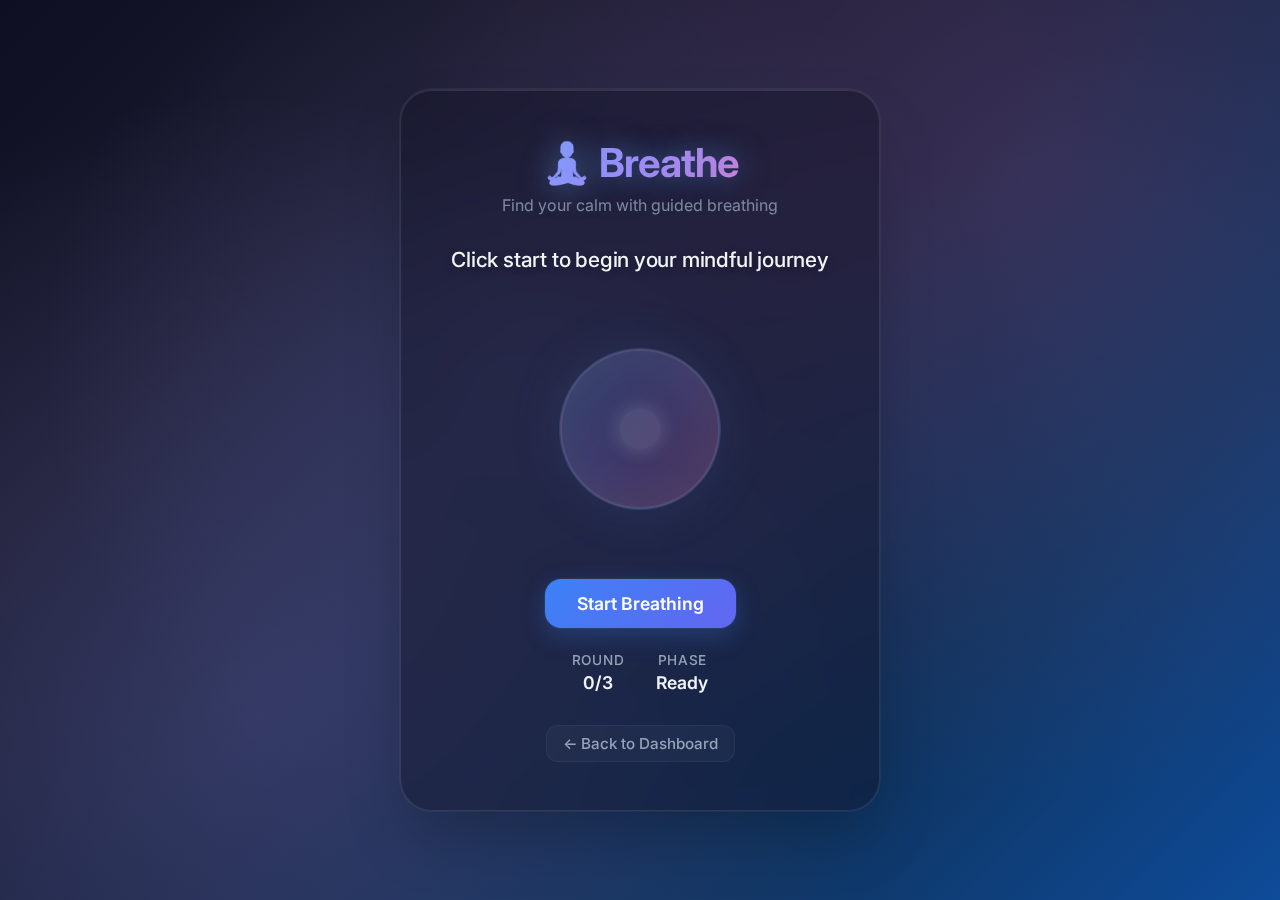
<file: breath.html>
<!DOCTYPE html>
<html lang="en">
<head>
  <meta charset="UTF-8" />
  <meta name="viewport" content="width=device-width, initial-scale=1.0"/>
  <title>Breathe - Mindful Breathing Exercise</title>
  <link rel="stylesheet" href="breath.css" />
</head>
<body>
  <div class="container">
    <h1>🧘‍♂️ Breathe</h1>
    <p class="subtitle">Find your calm with guided breathing</p>
    <p id="instruction">Click start to begin your mindful journey</p>
    
    <div class="circle-container">
      <div class="circle">
        <div class="inner-circle"></div>
      </div>
    </div>
    
    <div class="controls">
      <button id="start-btn" class="primary-btn">Start Breathing</button>
      
      <div class="stats">
        <div class="stat-item">
          <span class="stat-label">Round</span>
          <span id="round-counter" class="stat-value">0/3</span>
        </div>
        <div class="stat-item">
          <span class="stat-label">Phase</span>
          <span id="phase-indicator" class="stat-value">Ready</span>
        </div>
      </div>
    </div>
    
    <a href="index.html" id="back-btn" class="back-link">← Back to Dashboard</a>
  </div>

  <script>
    const instruction = document.getElementById('instruction');
    const circle = document.querySelector('.circle');
    const startBtn = document.getElementById('start-btn');
    const roundCounter = document.getElementById('round-counter');
    const phaseIndicator = document.getElementById('phase-indicator');
    
    const sequence = [
      { text: "Breathe in slowly... 🫁", phase: "Inhale", duration: 4000 },
      { text: "Hold your breath... ⏸️", phase: "Hold", duration: 2000 },
      { text: "Breathe out gently... 💨", phase: "Exhale", duration: 4000 },
      { text: "Pause and relax... 🤍", phase: "Rest", duration: 2000 }
    ];
    
    let isRunning = false;
    let currentTimeout;
    
    startBtn.addEventListener('click', () => {
      if (isRunning) {
        // Stop the exercise
        isRunning = false;
        clearTimeout(currentTimeout);
        instruction.textContent = "Exercise stopped. Click start to begin again.";
        startBtn.textContent = "Start Breathing";
        startBtn.classList.remove('stop-btn');
        circle.classList.remove("expand", "contract", "hold");
        phaseIndicator.textContent = "Stopped";
        roundCounter.textContent = "0/3";
        return;
      }
      
      isRunning = true;
      startBtn.classList.add('stop-btn');
      startBtn.textContent = "Stop";
      let round = 0;
      let step = 0;
      
      function runStep() {
        if (!isRunning) return;
        
        if (round >= 3) {
          instruction.textContent = "✨ Complete! You're centered and ready 💫";
          phaseIndicator.textContent = "Finished";
          startBtn.textContent = "Start Again";
          startBtn.classList.remove('stop-btn');
          circle.classList.remove("expand", "contract", "hold");
          isRunning = false;
          return;
        }
        
        const current = sequence[step];
        instruction.textContent = current.text;
        phaseIndicator.textContent = current.phase;
        roundCounter.textContent = `${round + 1}/3`;
        
        // Circle animations
        circle.classList.remove("expand", "contract", "hold");
        
        if (current.phase === "Inhale") {
          circle.classList.add("expand");
        } else if (current.phase === "Exhale") {
          circle.classList.add("contract");
        } else {
          circle.classList.add("hold");
        }
        
        currentTimeout = setTimeout(() => {
          if (!isRunning) return;
          
          step++;
          if (step >= sequence.length) {
            step = 0;
            round++;
          }
          runStep();
        }, current.duration);
      }
      
      runStep();
    });
  </script>
</body>
</html>
</file>
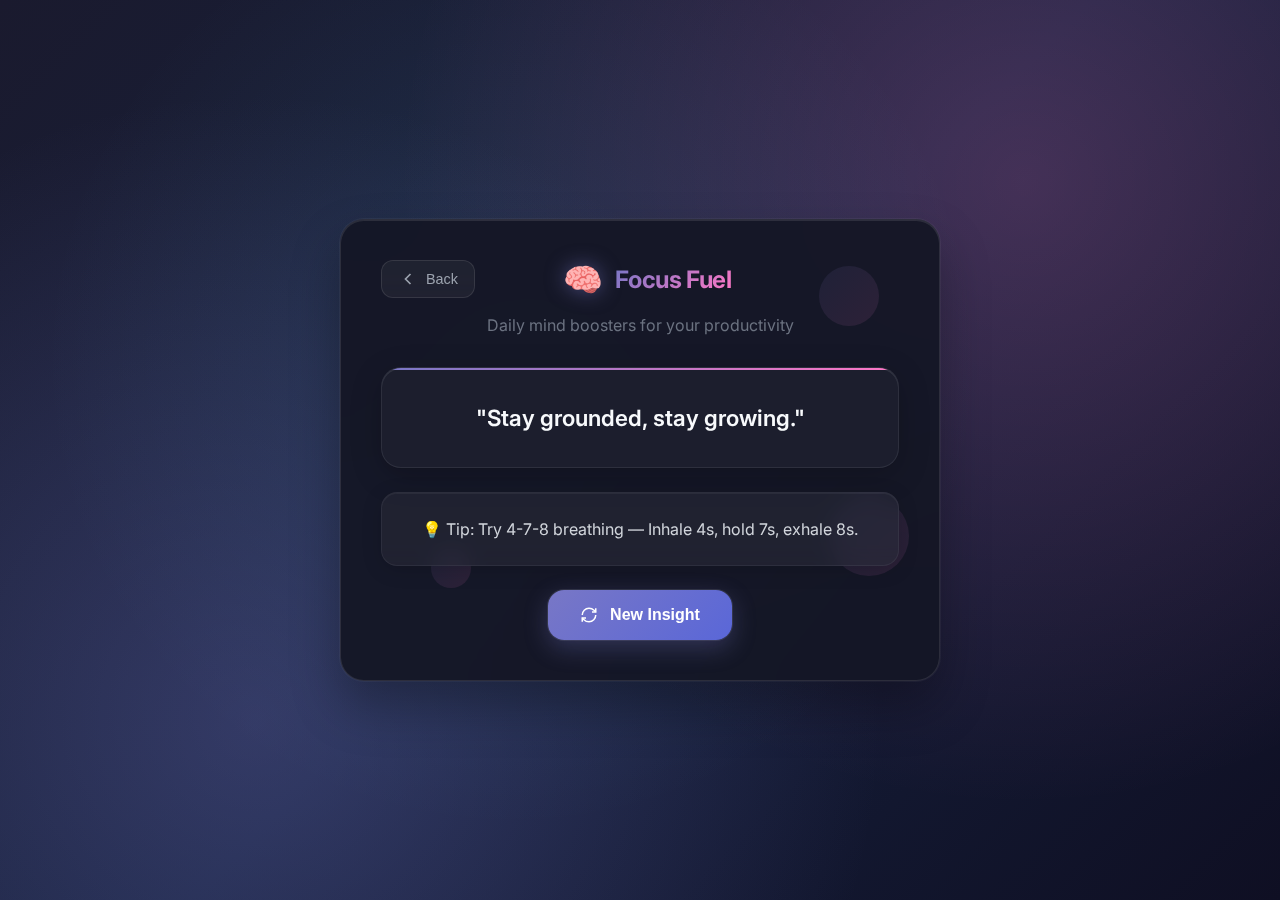
<file: focus.html>
<!DOCTYPE html>
<html lang="en">
<head>
  <meta charset="UTF-8" />
  <meta name="viewport" content="width=device-width, initial-scale=1.0"/>
  <title>Focus Fuel</title>
  <link rel="stylesheet" href="focus.css" />
</head>
<body>
  <!-- Animated Background -->
  <div class="background-particles"></div>
  <div class="background-glow"></div>
  
  <!-- FOCUS FUEL CARD -->
  <section class="card focus-card">
    <header class="header">
      <div class="header-top">
        <button id="focus-back-btn" class="back-btn">
          <svg width="20" height="20" viewBox="0 0 24 24" fill="none" stroke="currentColor" stroke-width="2">
            <path d="m15 18-6-6 6-6"/>
          </svg>
          Back
        </button>
        <div class="logo-container">
          <div class="logo-icon">🧠</div>
          <h1>Focus Fuel</h1>
        </div>
        <div class="spacer"></div>
      </div>
      <p class="subtitle">Daily mind boosters for your productivity</p>
    </header>
    
    <div class="mantra-content">
      <div class="mantra-card">
        <div id="daily-mantra" class="mantra-text">
          "Stay grounded, stay growing."
        </div>
        <div class="mantra-gradient"></div>
      </div>
      
      <div class="tip-card">
        <div id="daily-tip" class="mantra-tip">
          💡 Tip: Try 4-7-8 breathing — Inhale 4s, hold 7s, exhale 8s.
        </div>
      </div>
      
      <button id="refresh-mantra" class="refresh-btn">
        <svg width="18" height="18" viewBox="0 0 24 24" fill="none" stroke="currentColor" stroke-width="2">
          <path d="M3 12a9 9 0 0 1 9-9 9.75 9.75 0 0 1 6.74 2.74L21 8"/>
          <path d="M21 3v5h-5"/>
          <path d="M21 12a9 9 0 0 1-9 9 9.75 9.75 0 0 1-6.74-2.74L3 16"/>
          <path d="M3 21v-5h5"/>
        </svg>
        New Insight
      </button>
    </div>
    
    <!-- Floating Elements -->
    <div class="floating-element floating-1"></div>
    <div class="floating-element floating-2"></div>
    <div class="floating-element floating-3"></div>
  </section>
  
  <script src="focus.js"></script>
</body>
</html>
</file>
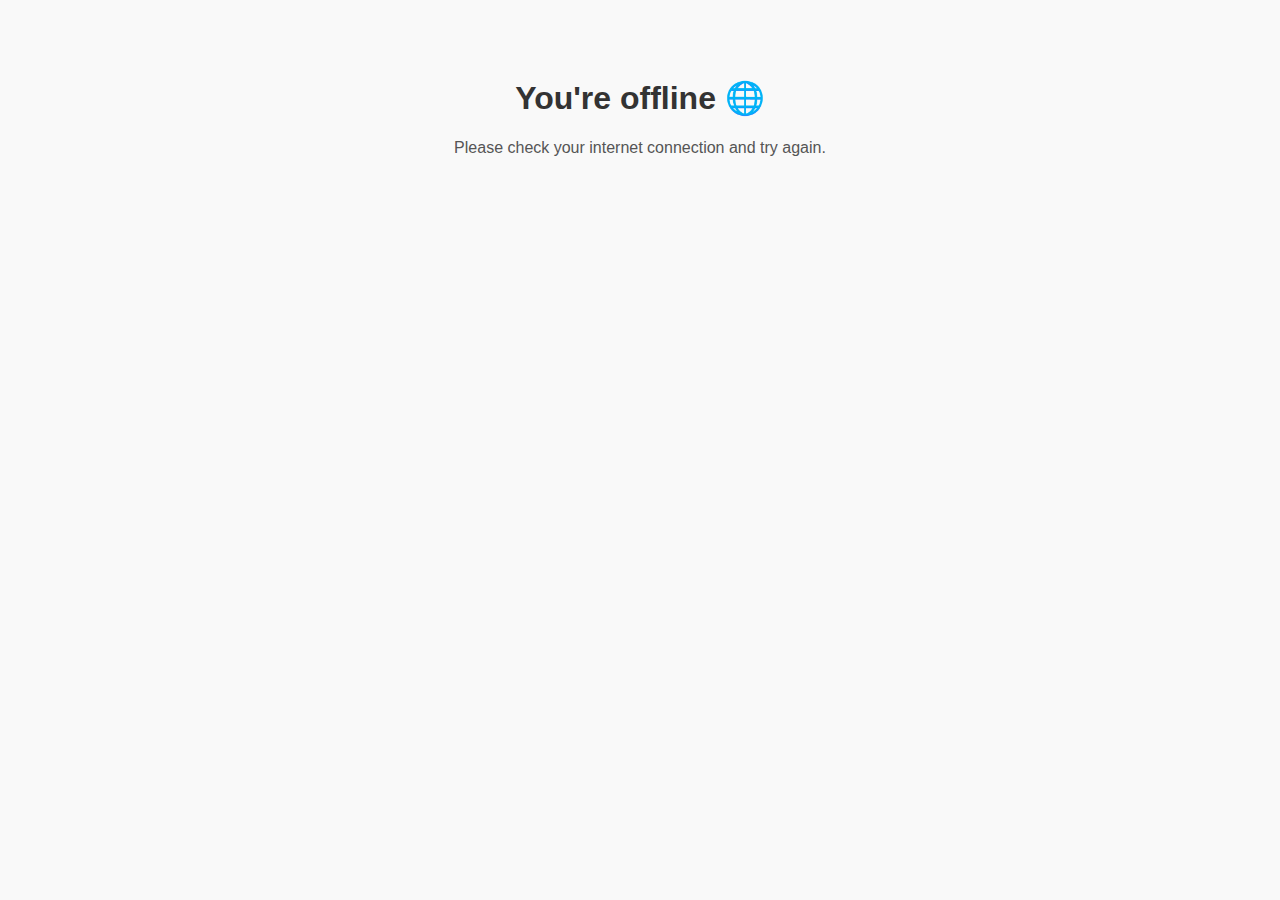
<file: offline.html>
<!DOCTYPE html>
<html lang="en">
<head>
  <meta charset="UTF-8">
  <title>Offline</title>
  <style>
    body {
      font-family: sans-serif;
      text-align: center;
      padding: 50px;
      background: #f9f9f9;
    }
    h1 {
      font-size: 2rem;
      color: #333;
    }
    p {
      font-size: 1rem;
      color: #555;
    }
  </style>
</head>
<body>
  <h1>You're offline 🌐</h1>
  <p>Please check your internet connection and try again.</p>
</body>
</html>
</file>
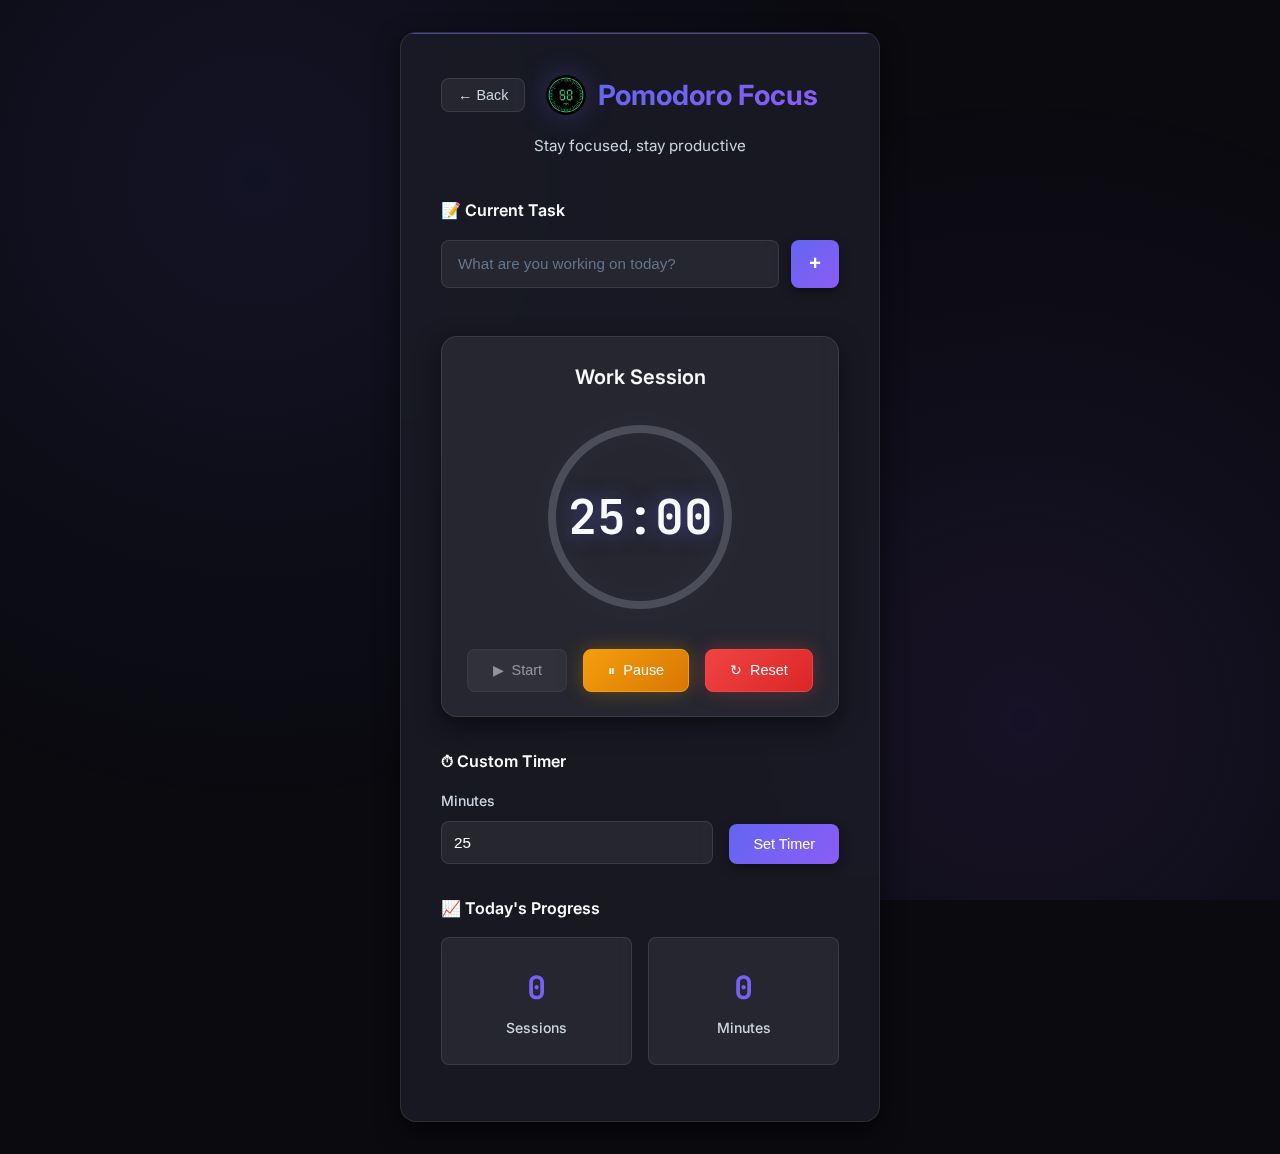
<file: pomo.html>
<!DOCTYPE html>
<html lang="en">
<head>
  <meta charset="UTF-8" />
  <meta name="viewport" content="width=device-width, initial-scale=1.0" />
  <title>Pomodoro Focus</title>
  <link rel="stylesheet" href="pomo.css" />
</head>
<body>
  <!-- Background gradient with animated particles -->
  <div class="background-particles"></div>
  
  <div class="dashboard">
    <!-- Main Pomodoro Card -->
    <section class="card pomodoro-card">
      <!-- Header Section -->
      <header class="header">
        <div class="header-top">
          <button id="back-btn" class="back-btn" style="display: none;">← Back</button>

          <div class="logo-container">
            <img src="min.png" alt="pomodoro icon" class="logo" />
            <h1>Pomodoro Focus</h1>
          </div>
        </div>

        <p class="subtitle">Stay focused, stay productive</p>
      </header>


      <!-- Task Management Section -->
      <div class="task-section">
        <h3 class="section-title">📝 Current Task</h3>
        <div class="task-input-container">
          <input 
            type="text" 
            id="ta" 
            placeholder="What are you working on today?" 
            class="task-input"
          />
          <button id="add-task-btn" class="add-task-btn">
            <span>+</span>
          </button>
        </div>
        <ul id="task-list" class="task-list"></ul>
      </div>

      <!-- Timer Section -->
      <div class="timer-section">
        <div class="timer-card">
          <h2 id="session-title" class="session-title">Work Session</h2>
          <div class="timer-display-container">
            <div id="time-display" class="time-display">25:00</div>
            <div class="progress-ring">
              <svg class="progress-ring-svg" width="200" height="200">
                <circle
                  class="progress-ring-circle-bg"
                  stroke="#e2e8f0"
                  stroke-width="8"
                  fill="transparent"
                  r="90"
                  cx="100"
                  cy="100"
                />
                <circle
                  class="progress-ring-circle"
                  stroke="url(#gradient)"
                  stroke-width="8"
                  fill="transparent"
                  r="90"
                  cx="100"
                  cy="100"
                />
                <defs>
                  <linearGradient id="gradient" x1="0%" y1="0%" x2="100%" y2="0%">
                    <stop offset="0%" style="stop-color:#667eea;stop-opacity:1" />
                    <stop offset="100%" style="stop-color:#764ba2;stop-opacity:1" />
                  </linearGradient>
                </defs>
              </svg>
            </div>
          </div>
          
          <!-- Control Buttons -->
          <div class="controls">
            <button id="start-btn" class="control-btn start-btn" disabled>
              <span class="btn-icon">▶</span>
              <span>Start</span>
            </button>
            <button id="pause-btn" class="control-btn pause-btn">
              <span class="btn-icon">⏸</span>
              <span>Pause</span>
            </button>
            <button id="reset-btn" class="control-btn reset-btn">
              <span class="btn-icon">↻</span>
              <span>Reset</span>
            </button>
          </div>
        </div>
      </div>

      <!-- Custom Timer Section -->
      <div class="custom-time-section">
        <h3 class="section-title">⏱ Custom Timer</h3>
        <div class="custom-time-controls">
          <div class="input-group">
            <label for="custom-minutes">Minutes</label>
            <input type="number" id="custom-minutes" min="1" max="120" value="25" />
          </div>
          <button id="set-time-btn" class="set-time-btn">Set Timer</button>
        </div>
      </div>

      <!-- Statistics Section -->
      <div class="history">
        <h3 class="section-title">📈 Today's Progress</h3>
        <div class="stats-grid">
          <div class="stat-card">
            <div class="stat-number" id="session-count">0</div>
            <div class="stat-label">Sessions</div>
          </div>
          <div class="stat-card">
            <div class="stat-number" id="total-focus-time">0</div>
            <div class="stat-label">Minutes</div>
          </div>
        </div>
      </div>
    </section>
  </div>

  <script src="script.js"></script>
</body>
</html>
</file>
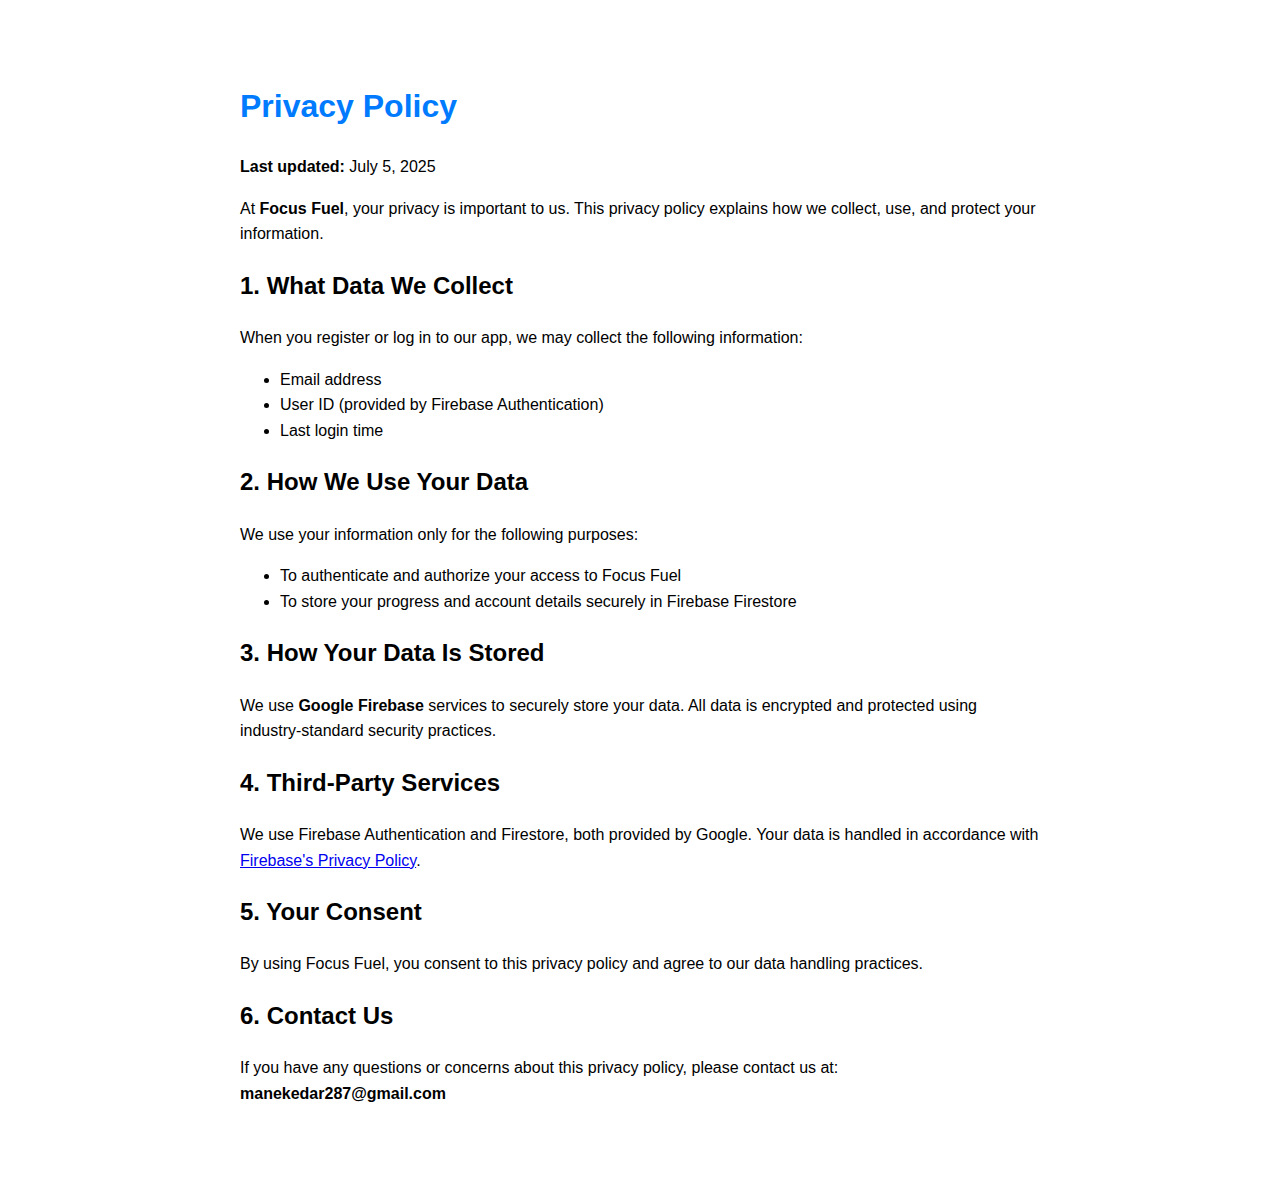
<file: privacy.html>
<!DOCTYPE html>
<html lang="en">
<head>
  <meta charset="UTF-8" />
  <meta name="viewport" content="width=device-width, initial-scale=1.0"/>
  <title>Privacy Policy - Focus Fuel</title>
  <style>
    body {
      font-family: Arial, sans-serif;
      line-height: 1.6;
      max-width: 800px;
      margin: 40px auto;
      padding: 20px;
    }
    h1 {
      color: #007BFF;
    }
  </style>
</head>
<body>

  <h1>Privacy Policy</h1>

  <p><strong>Last updated:</strong> July 5, 2025</p>

  <p>At <strong>Focus Fuel</strong>, your privacy is important to us. This privacy policy explains how we collect, use, and protect your information.</p>

  <h2>1. What Data We Collect</h2>
  <p>When you register or log in to our app, we may collect the following information:</p>
  <ul>
    <li>Email address</li>
    <li>User ID (provided by Firebase Authentication)</li>
    <li>Last login time</li>
  </ul>

  <h2>2. How We Use Your Data</h2>
  <p>We use your information only for the following purposes:</p>
  <ul>
    <li>To authenticate and authorize your access to Focus Fuel</li>
    <li>To store your progress and account details securely in Firebase Firestore</li>
    
  </ul>

  <h2>3. How Your Data Is Stored</h2>
  <p>We use <strong>Google Firebase</strong> services to securely store your data. All data is encrypted and protected using industry-standard security practices.</p>

  <h2>4. Third-Party Services</h2>
  <p>We use Firebase Authentication and Firestore, both provided by Google. Your data is handled in accordance with <a href="https://firebase.google.com/support/privacy" target="_blank">Firebase's Privacy Policy</a>.</p>

  <h2>5. Your Consent</h2>
  <p>By using Focus Fuel, you consent to this privacy policy and agree to our data handling practices.</p>

  <h2>6. Contact Us</h2>
  <p>If you have any questions or concerns about this privacy policy, please contact us at: <br />
  <strong>manekedar287@gmail.com</strong></p>

</body>
</html>
</file>
<file: breath.css>
@import url('https://fonts.googleapis.com/css2?family=Inter:wght@300;400;500;600;700&display=swap');

* {
  margin: 0;
  padding: 0;
  box-sizing: border-box;
}

body {
  font-family: 'Inter', sans-serif;
  background: linear-gradient(135deg, #0f0f23 0%, #1a1a2e 25%, #16213e 50%, #0f3460 75%, #0e4b99 100%);
  background-attachment: fixed;
  display: flex;
  align-items: center;
  justify-content: center;
  min-height: 100vh;
  padding: 20px;
  color: #e2e8f0;
  overflow:auto;
  position: relative;
}

body::before {
  content: '';
  position: absolute;
  top: 0;
  left: 0;
  right: 0;
  bottom: 0;
  background: radial-gradient(circle at 20% 80%, rgba(120, 119, 198, 0.3) 0%, transparent 50%),
              radial-gradient(circle at 80% 20%, rgba(255, 119, 198, 0.15) 0%, transparent 50%),
              radial-gradient(circle at 40% 40%, rgba(120, 119, 198, 0.2) 0%, transparent 50%);
  animation: float 20s ease-in-out infinite alternate;
  pointer-events: none;
}

@keyframes float {
  0% { transform: translateY(0px) rotate(0deg); }
  100% { transform: translateY(-20px) rotate(1deg); }
}

.floating-particles {
  position: absolute;
  top: 0;
  left: 0;
  width: 100%;
  height: 100%;
  overflow: hidden;
  pointer-events: none;
}

.particle {
  position: absolute;
  width: 4px;
  height: 4px;
  background: radial-gradient(circle, rgba(96, 165, 250, 0.6) 0%, rgba(96, 165, 250, 0.1) 70%, transparent 100%);
  border-radius: 50%;
  animation: particleFloat 15s infinite linear;
}

@keyframes particleFloat {
  0% {
    transform: translateY(100vh) rotate(0deg);
    opacity: 0;
  }
  10% {
    opacity: 1;
  }
  90% {
    opacity: 1;
  }
  100% {
    transform: translateY(-100px) rotate(360deg);
    opacity: 0;
  }
}

.container {
  text-align: center;
  max-width: 480px;
  width: 100%;
  position: relative;
  z-index: 10;
  background: rgba(15, 15, 35, 0.4);
  backdrop-filter: blur(20px);
  border-radius: 32px;
  padding: 48px 32px;
  border: 1px solid rgba(255, 255, 255, 0.1);
  box-shadow: 
    0 32px 64px -12px rgba(0, 0, 0, 0.25),
    0 0 0 1px rgba(255, 255, 255, 0.05),
    inset 0 1px 0 rgba(255, 255, 255, 0.1);
}

h1 {
  font-size: 2.5rem;
  font-weight: 700;
  margin-bottom: 8px;
  background: linear-gradient(135deg, #60a5fa, #a78bfa, #f472b6);
  -webkit-background-clip: text;
  -webkit-text-fill-color: transparent;
  background-clip: text;
  text-shadow: 0 0 30px rgba(96, 165, 250, 0.5);
  letter-spacing: -0.02em;
}

.subtitle {
  font-size: 1rem;
  color: #94a3b8;
  margin-bottom: 32px;
  font-weight: 400;
  opacity: 0.8;
}

#instruction {
  font-size: 1.3rem;
  font-weight: 500;
  margin-bottom: 32px;
  min-height: 32px;
  color: #f1f5f9;
  text-shadow: 0 2px 8px rgba(0, 0, 0, 0.3);
  transition: all 0.3s ease;
  letter-spacing: -0.01em;
}

.circle-container {
  display: flex;
  justify-content: center;
  align-items: center;
  margin: 40px 0;
  position: relative;
  height: 220px;
}

.circle {
  width: 160px;
  height: 160px;
  background: linear-gradient(135deg, 
    rgba(96, 165, 250, 0.2) 0%, 
    rgba(167, 139, 250, 0.2) 50%, 
    rgba(244, 114, 182, 0.2) 100%);
  border-radius: 50%;
  transition: all 4s cubic-bezier(0.4, 0, 0.2, 1);
  position: relative;
  border: 2px solid rgba(255, 255, 255, 0.1);
  box-shadow: 
    0 0 0 1px rgba(96, 165, 250, 0.2),
    0 0 60px rgba(96, 165, 250, 0.1),
    inset 0 0 60px rgba(255, 255, 255, 0.05);
  z-index: 2;
}

.circle::before {
  content: '';
  position: absolute;
  top: -20px;
  left: -20px;
  right: -20px;
  bottom: -20px;
  border-radius: 50%;
  background: linear-gradient(135deg, transparent, rgba(96, 165, 250, 0.1), transparent);
  opacity: 0;
  transition: opacity 1s ease;
}

.inner-circle {
  position: absolute;
  top: 50%;
  left: 50%;
  transform: translate(-50%, -50%);
  width: 40px;
  height: 40px;
  background: rgba(255, 255, 255, 0.1);
  border-radius: 50%;
  box-shadow: 0 0 20px rgba(255, 255, 255, 0.2);
  transition: all 4s cubic-bezier(0.4, 0, 0.2, 1);
}

.progress-ring {
  position: absolute;
  top: 50%;
  left: 50%;
  transform: translate(-50%, -50%);
  z-index: 1;
}

.progress-svg {
  transform: rotate(-90deg);
}

.progress-circle {
  transition: stroke-dashoffset 0.1s ease-out, stroke 0.3s ease;
}

.expand {
  transform: scale(1.4);
  box-shadow: 
    0 0 0 1px rgba(96, 165, 250, 0.4),
    0 0 80px rgba(96, 165, 250, 0.3),
    0 0 120px rgba(167, 139, 250, 0.2),
    inset 0 0 60px rgba(255, 255, 255, 0.1);
}

.expand::before {
  opacity: 1;
}

.expand .inner-circle {
  transform: translate(-50%, -50%) scale(1.2);
  box-shadow: 0 0 30px rgba(96, 165, 250, 0.4);
}

.contract {
  transform: scale(0.7);
  box-shadow: 
    0 0 0 1px rgba(244, 114, 182, 0.4),
    0 0 40px rgba(244, 114, 182, 0.2),
    inset 0 0 40px rgba(255, 255, 255, 0.05);
}

.contract .inner-circle {
  transform: translate(-50%, -50%) scale(0.8);
  box-shadow: 0 0 15px rgba(244, 114, 182, 0.4);
}

.hold {
  box-shadow: 
    0 0 0 1px rgba(167, 139, 250, 0.4),
    0 0 60px rgba(167, 139, 250, 0.3),
    inset 0 0 60px rgba(255, 255, 255, 0.05);
}

.hold .inner-circle {
  box-shadow: 0 0 25px rgba(167, 139, 250, 0.4);
}

.breathing-glow {
  position: absolute;
  top: 50%;
  left: 50%;
  transform: translate(-50%, -50%);
  width: 300px;
  height: 300px;
  border-radius: 50%;
  background: radial-gradient(circle, rgba(96, 165, 250, 0.1) 0%, transparent 70%);
  opacity: 0;
  transition: opacity 2s ease;
  pointer-events: none;
  z-index: 0;
}

.controls {
  margin: 32px 0;
}

.primary-btn {
  position: relative;
  padding: 14px 32px;
  background: linear-gradient(135deg, #3b82f6, #6366f1);
  color: white;
  border: none;
  border-radius: 16px;
  font-size: 1.1rem;
  font-weight: 600;
  cursor: pointer;
  margin-bottom: 24px;
  transition: all 0.3s ease;
  box-shadow: 
    0 8px 24px rgba(59, 130, 246, 0.25),
    0 0 0 1px rgba(255, 255, 255, 0.05);
  overflow: hidden;
  font-family: 'Inter', sans-serif;
}

.primary-btn:hover {
  transform: translateY(-2px);
  box-shadow: 
    0 12px 32px rgba(59, 130, 246, 0.35),
    0 0 0 1px rgba(255, 255, 255, 0.1);
}

.primary-btn:active {
  transform: translateY(0);
}

.primary-btn.stop-btn {
  background: linear-gradient(135deg, #ef4444, #dc2626);
  box-shadow: 
    0 8px 24px rgba(239, 68, 68, 0.25),
    0 0 0 1px rgba(255, 255, 255, 0.05);
}

.primary-btn.stop-btn:hover {
  box-shadow: 
    0 12px 32px rgba(239, 68, 68, 0.35),
    0 0 0 1px rgba(255, 255, 255, 0.1);
}

.btn-glow {
  position: absolute;
  top: 0;
  left: -100%;
  width: 100%;
  height: 100%;
  background: linear-gradient(90deg, transparent, rgba(255, 255, 255, 0.2), transparent);
  transition: left 0.5s ease;
}

.primary-btn:hover .btn-glow {
  left: 100%;
}

.stats {
  display: flex;
  justify-content: center;
  gap: 32px;
  margin-bottom: 24px;
}

.stat-item {
  display: flex;
  flex-direction: column;
  align-items: center;
  gap: 4px;
}

.stat-label {
  font-size: 0.85rem;
  color: #94a3b8;
  font-weight: 500;
  text-transform: uppercase;
  letter-spacing: 0.05em;
}

.stat-value {
  font-size: 1.1rem;
  font-weight: 600;
  color: #f1f5f9;
}

.back-link {
  display: inline-flex;
  align-items: center;
  gap: 8px;
  color: #94a3b8;
  text-decoration: none;
  font-size: 0.95rem;
  font-weight: 500;
  transition: all 0.3s ease;
  padding: 8px 16px;
  border-radius: 12px;
  background: rgba(255, 255, 255, 0.03);
  border: 1px solid rgba(255, 255, 255, 0.05);
}

.back-link:hover {
  color: #f1f5f9;
  background: rgba(255, 255, 255, 0.08);
  border-color: rgba(255, 255, 255, 0.1);
  transform: translateY(-1px);
}

.back-link svg {
  transition: transform 0.3s ease;
}

.back-link:hover svg {
  transform: translateX(-2px);
}

/* Responsive Design */
@media (max-width: 480px) {
  .container {
    padding: 32px 24px;
    margin: 10px;
  }

  h1 {
    font-size: 2rem;
  }

  .circle {
    width: 140px;
    height: 140px;
  }

  .circle-container {
    height: 200px;
  }

  .stats {
    gap: 24px;
  }

  .primary-btn {
    padding: 12px 24px;
    font-size: 1rem;
  }
}

/* Accessibility */
@media (prefers-reduced-motion: reduce) {
  * {
    animation-duration: 0.01ms !important;
    animation-iteration-count: 1 !important;
    transition-duration: 0.01ms !important;
  }

  .particle {
    display: none;
  }
}

/* Focus states for keyboard navigation */
.primary-btn:focus-visible,
.back-link:focus-visible {
  outline: 2px solid #60a5fa;
  outline-offset: 2px;
}
</file>
<file: pomo.css>
/* Import modern fonts */
@import url('https://fonts.googleapis.com/css2?family=Inter:wght@400;600;700&family=JetBrains+Mono:wght@600&display=swap');

/* CSS Custom Properties - Reduced to essentials */
:root {
  --primary-bg: #0a0a0f;
  --secondary-bg: #16161d;
  --card-bg: rgba(26, 27, 38, 0.8);
  --glass-bg: rgba(255, 255, 255, 0.05);
  --accent-primary: #6366f1;
  --accent-gradient: linear-gradient(135deg, #6366f1, #8b5cf6);
  --text-primary: #f8fafc;
  --text-secondary: #cbd5e1;
  --text-muted: #64748b;
  --border-color: rgba(255, 255, 255, 0.1);
  --shadow-md: 0 4px 12px rgba(0, 0, 0, 0.4);
  --shadow-lg: 0 8px 25px rgba(0, 0, 0, 0.5);
  --shadow-glow: 0 0 30px rgba(99, 102, 241, 0.3);
  --border-radius: 16px;
  --border-radius-sm: 8px;
  --transition: all 0.3s cubic-bezier(0.4, 0, 0.2, 1);
}

/* Global Reset and Base Styles */
*, *::before, *::after {
  margin: 0;
  padding: 0;
  box-sizing: border-box;
}

html {
  scroll-behavior: smooth;
}

body {
  font-family: 'Inter', -apple-system, BlinkMacSystemFont, sans-serif;
  background: var(--primary-bg);
  color: var(--text-primary);
  min-height: 100vh;
  line-height: 1.6;
  overflow-x: hidden;
}

/* Simplified Background Animation */
.background-particles {
  position: fixed;
  inset: 0;
  z-index: -2;
  background: 
    radial-gradient(circle at 20% 20%, rgba(99, 102, 241, 0.1) 0%, transparent 50%),
    radial-gradient(circle at 80% 80%, rgba(139, 92, 246, 0.1) 0%, transparent 50%);
  animation: particleFloat 20s ease-in-out infinite;
}

@keyframes particleFloat {
  0%, 100% { transform: translateY(0); }
  50% { transform: translateY(-10px); }
}

/* Main Dashboard Container */
.dashboard {
  display: flex;
  justify-content: center;
  align-items: center;
  min-height: 100vh;
  padding: 2rem;
}

/* Main Card Container */
.card {
  background: var(--card-bg);
  backdrop-filter: blur(20px);
  border: 1px solid var(--border-color);
  border-radius: var(--border-radius);
  box-shadow: var(--shadow-lg);
  overflow: hidden;
  transition: var(--transition);
}

.card::before {
  content: '';
  position: absolute;
  top: 0;
  left: 0;
  right: 0;
  height: 1px;
  background: var(--accent-gradient);
  opacity: 0.6;
}

.pomodoro-card {
  width: 100%;
  max-width: 480px;
  padding: 2.5rem;
  position: relative;
  animation: slideUp 0.6s ease-out;
}

@keyframes slideUp {
  from {
    opacity: 0;
    transform: translateY(30px);
  }
  to {
    opacity: 1;
    transform: translateY(0);
  }
}

/* Header Section */
.header {
  text-align: center;
  margin-bottom: 2.5rem;
}

.header-top {
  display: flex;
  align-items: center;
  justify-content: space-between;
  margin-bottom: 1rem;
}

.logo-container {
  display: flex;
  align-items: center;
  gap: 0.75rem;
  flex: 1;
  justify-content: center;
}

.logo {
  width: 40px;
  height: 40px;
  border-radius: 50%;
  box-shadow: var(--shadow-glow);
  transition: var(--transition);
}

.logo:hover {
  transform: scale(1.1);
  box-shadow: 0 0 40px rgba(99, 102, 241, 0.5);
}

.header h1 {
  font-size: 1.75rem;
  font-weight: 700;
  background: var(--accent-gradient);
  -webkit-background-clip: text;
  -webkit-text-fill-color: transparent;
  background-clip: text;
}

.subtitle {
  color: var(--text-secondary);
  font-size: 0.95rem;
}

.back-btn {
  background: var(--glass-bg);
  border: 1px solid var(--border-color);
  color: var(--text-secondary);
  padding: 0.5rem 1rem;
  border-radius: var(--border-radius-sm);
  cursor: pointer;
  transition: var(--transition);
  font-size: 0.9rem;
  backdrop-filter: blur(10px);
}

.back-btn:hover {
  background: var(--accent-primary);
  color: white;
  transform: translateX(-2px);
}

/* Section Styling */
.section-title {
  font-size: 1rem;
  font-weight: 600;
  color: var(--text-primary);
  margin-bottom: 1rem;
  display: flex;
  align-items: center;
  gap: 0.5rem;
}

/* Task Management Section */
.task-section {
  margin-bottom: 2rem;
}

.task-input-container {
  display: flex;
  gap: 0.75rem;
  margin-bottom: 1rem;
}

.task-input {
  flex: 1;
  background: var(--glass-bg);
  border: 1px solid var(--border-color);
  color: var(--text-primary);
  padding: 0.875rem 1rem;
  border-radius: var(--border-radius-sm);
  font-size: 0.95rem;
  transition: var(--transition);
  backdrop-filter: blur(10px);
}

.task-input:focus {
  outline: none;
  border-color: var(--accent-primary);
  box-shadow: 0 0 0 3px rgba(99, 102, 241, 0.2);
  background: rgba(255, 255, 255, 0.08);
}

.task-input::placeholder {
  color: var(--text-muted);
}

.add-task-btn {
  background: var(--accent-gradient);
  border: none;
  color: white;
  width: 48px;
  height: 48px;
  border-radius: var(--border-radius-sm);
  cursor: pointer;
  transition: var(--transition);
  display: flex;
  align-items: center;
  justify-content: center;
  font-size: 1.25rem;
  font-weight: 600;
  box-shadow: var(--shadow-md);
}

.add-task-btn:hover {
  transform: translateY(-2px);
  box-shadow: var(--shadow-lg);
}

.task-list {
  list-style: none;
  display: flex;
  flex-direction: column;
  gap: 0.5rem;
}

.task-list li {
  background: var(--glass-bg);
  border: 1px solid var(--border-color);
  padding: 0.75rem 1rem;
  border-radius: var(--border-radius-sm);
  color: var(--text-secondary);
  transition: var(--transition);
  backdrop-filter: blur(10px);
}

.task-list li:hover {
  background: rgba(255, 255, 255, 0.08);
  border-color: var(--accent-primary);
  transform: translateX(4px);
}

/* Timer Section */
.timer-section {
  margin-bottom: 2rem;
}

.timer-card {
  text-align: center;
  padding: 1.5rem;
  background: var(--glass-bg);
  border: 1px solid var(--border-color);
  border-radius: var(--border-radius);
  backdrop-filter: blur(15px);
  box-shadow: var(--shadow-lg);
}

.session-title {
  font-size: 1.25rem;
  font-weight: 600;
  margin-bottom: 1.5rem;
  color: var(--text-primary);
}

.timer-display-container {
  position: relative;
  display: flex;
  align-items: center;
  justify-content: center;
  margin: 0 auto 2rem;
  width: 200px;
  height: 200px;
}

.time-display {
  font-family: 'JetBrains Mono', monospace;
  font-size: 3rem;
  font-weight: 600;
  color: var(--text-primary);
  text-shadow: 0 0 20px rgba(99, 102, 241, 0.5);
  position: absolute;
  top: 50%;
  left: 50%;
  transform: translate(-50%, -50%);
  z-index: 2;
}

.progress-ring {
  position: absolute;
  inset: 0;
}

.progress-ring-svg {
  width: 100%;
  height: 100%;
  transform: rotate(-90deg);
  filter: drop-shadow(0 0 10px rgba(99, 102, 241, 0.3));
}

.progress-ring-circle-bg,
.progress-ring-circle {
  cx: 50%;
  cy: 50%;
  r: calc(50% - 12px);
  stroke-width: 8;
  fill: transparent;
}

.progress-ring-circle-bg {
  opacity: 0.2;
  stroke: #e2e8f0;
}

.progress-ring-circle {
  stroke: url(#gradient);
  stroke-dasharray: calc(2 * 3.14159 * (50% - 12px));
  stroke-dashoffset: calc(2 * 3.14159 * (50% - 12px));
  transition: stroke-dashoffset 1s ease-in-out;
  stroke-linecap: round;
}

/* Control Buttons */
.controls {
  display: flex;
  gap: 1rem;
  justify-content: center;
  flex-wrap: wrap;
}

.control-btn {
  background: var(--glass-bg);
  border: 1px solid var(--border-color);
  color: var(--text-primary);
  padding: 0.75rem 1.5rem;
  border-radius: var(--border-radius-sm);
  cursor: pointer;
  transition: var(--transition);
  display: flex;
  align-items: center;
  gap: 0.5rem;
  font-size: 0.9rem;
  font-weight: 500;
  backdrop-filter: blur(10px);
  min-width: 100px;
  justify-content: center;
}

.control-btn:hover:not(:disabled) {
  transform: translateY(-2px);
  box-shadow: var(--shadow-md);
}

.control-btn:disabled {
  opacity: 0.5;
  cursor: not-allowed;
}

/* Button variants */
.start-btn:not(:disabled) {
  background: linear-gradient(135deg, #10b981, #059669);
  border-color: #10b981;
  box-shadow: 0 0 20px rgba(16, 185, 129, 0.3);
}

.pause-btn {
  background: linear-gradient(135deg, #f59e0b, #d97706);
  border-color: #f59e0b;
  box-shadow: 0 0 20px rgba(245, 158, 11, 0.3);
}

.reset-btn {
  background: linear-gradient(135deg, #ef4444, #dc2626);
  border-color: #ef4444;
  box-shadow: 0 0 20px rgba(239, 68, 68, 0.3);
}

/* Custom Timer Section */
.custom-time-section {
  margin-bottom: 2rem;
}

.custom-time-controls {
  display: flex;
  gap: 1rem;
  align-items: end;
  flex-wrap: wrap;
}

.input-group {
  display: flex;
  flex-direction: column;
  gap: 0.5rem;
  flex: 1;
  min-width: 120px;
}

.input-group label {
  font-size: 0.875rem;
  color: var(--text-secondary);
  font-weight: 500;
}

.input-group input {
  background: var(--glass-bg);
  border: 1px solid var(--border-color);
  color: var(--text-primary);
  padding: 0.75rem;
  border-radius: var(--border-radius-sm);
  font-size: 0.95rem;
  transition: var(--transition);
  backdrop-filter: blur(10px);
}

.input-group input:focus {
  outline: none;
  border-color: var(--accent-primary);
  box-shadow: 0 0 0 3px rgba(99, 102, 241, 0.2);
}

.set-time-btn {
  background: var(--accent-gradient);
  border: none;
  color: white;
  padding: 0.75rem 1.5rem;
  border-radius: var(--border-radius-sm);
  cursor: pointer;
  transition: var(--transition);
  font-size: 0.9rem;
  font-weight: 500;
  box-shadow: var(--shadow-md);
  white-space: nowrap;
}

.set-time-btn:hover {
  transform: translateY(-2px);
  box-shadow: var(--shadow-lg);
}

/* Statistics Section */
.history {
  margin-bottom: 1rem;
}

.stats-grid {
  display: grid;
  grid-template-columns: repeat(auto-fit, minmax(120px, 1fr));
  gap: 1rem;
}

.stat-card {
  background: var(--glass-bg);
  border: 1px solid var(--border-color);
  padding: 1.5rem 1rem;
  border-radius: var(--border-radius-sm);
  text-align: center;
  transition: var(--transition);
  backdrop-filter: blur(10px);
}

.stat-card:hover {
  transform: translateY(-4px);
  box-shadow: var(--shadow-lg);
  border-color: var(--accent-primary);
}

.stat-number {
  font-size: 2rem;
  font-weight: 700;
  color: var(--text-primary);
  background: var(--accent-gradient);
  -webkit-background-clip: text;
  -webkit-text-fill-color: transparent;
  background-clip: text;
  margin-bottom: 0.25rem;
  font-family: 'JetBrains Mono', monospace;
}

.stat-label {
  font-size: 0.875rem;
  color: var(--text-secondary);
  font-weight: 500;
}

/* Message Box */
.message-box {
  margin-top: 12px;
  padding: 10px 16px;
  border-radius: 8px;
  background-color: #dcfce7;
  color: #065f46;
  font-weight: 600;
  border: 1px solid #22c55e;
  text-align: center;
  animation: fadeIn 0.3s ease-in-out;
}

@keyframes fadeIn {
  from { opacity: 0; }
  to { opacity: 1; }
}

/* Responsive Design - Consolidated Media Queries */
@media (max-width: 768px) {
  .dashboard {
    padding: 1rem;
    align-items: flex-start;
    padding-top: 2rem;
  }

  .pomodoro-card {
    padding: 2rem 1.5rem;
    max-width: 100%;
    width: 100%;
  }

  .header-top {
    flex-direction: column;
    gap: 0.5rem;
  }

  .header h1 {
    font-size: 1.6rem;
  }

  .timer-display-container {
    width: 160px;
    height: 160px;
  }

  .time-display {
    font-size: 2.5rem;
  }

  .progress-ring-circle-bg,
  .progress-ring-circle {
    r: calc(50% - 8px);
    stroke-width: 6;
  }

  .controls {
    gap: 0.75rem;
  }

  .control-btn {
    min-width: 90px;
    padding: 0.75rem 1.25rem;
    flex: 1;
    max-width: 120px;
  }

  .custom-time-controls {
    flex-direction: column;
    align-items: stretch;
    gap: 1rem;
  }

  .set-time-btn {
    width: 100%;
  }

  .task-input-container {
    flex-direction: column;
    gap: 0.75rem;
  }

  .add-task-btn {
    width: 100%;
  }
}

@media (max-width: 480px) {
  .dashboard {
    padding: 0.5rem;
    padding-top: 1rem;
  }

  .pomodoro-card {
    padding: 1.25rem 0.875rem;
  }

  .header {
    margin-bottom: 1.5rem;
  }

  .header h1 {
    font-size: 1.25rem;
  }

  .logo {
    width: 32px;
    height: 32px;
  }

  .timer-display-container {
    width: 130px;
    height: 130px;
    margin-bottom: 1.5rem;
  }

  .time-display {
    font-size: 1.9rem;
  }

  .progress-ring-circle-bg,
  .progress-ring-circle {
    r: calc(50% - 4px);
    stroke-width: 4;
  }

  .control-btn {
    min-width: 70px;
    padding: 0.6rem 0.75rem;
    font-size: 0.8rem;
  }

  /* Hide button text on very small screens, keep icons only */
  .control-btn span:last-child {
    display: none;
  }

  .stats-grid {
    grid-template-columns: 1fr 1fr;
    gap: 0.5rem;
  }

  .stat-number {
    font-size: 1.5rem;
  }

  .stat-label {
    font-size: 0.75rem;
  }
}

/* Focus styles for accessibility */
button:focus-visible,
input:focus-visible {
  outline: 2px solid var(--accent-primary);
  outline-offset: 2px;
}
</file>
<file: focus.css>
/* Modern Dark Focus Fuel CSS */
@import url('https://fonts.googleapis.com/css2?family=Inter:wght@300;400;500;600;700&display=swap');

/* Reset */
* {
  margin: 0;
  padding: 0;
  box-sizing: border-box;
}

body {
  font-family: 'Inter', -apple-system, BlinkMacSystemFont, 'Segoe UI', sans-serif;
  background: #0a0a0f;
  color: #e1e5e9;
  min-height: 100vh;
  display: flex;
  justify-content: center;
  align-items: center;
  padding: 2rem;
  position: relative;
  overflow-x: hidden;
}

/* Animated Background */
.background-particles {
  position: fixed;
  top: 0;
  left: 0;
  width: 100%;
  height: 100%;
  background: 
    radial-gradient(circle at 20% 80%, rgba(120, 119, 198, 0.3) 0%, transparent 50%),
    radial-gradient(circle at 80% 20%, rgba(255, 119, 198, 0.2) 0%, transparent 50%),
    radial-gradient(circle at 40% 40%, rgba(120, 219, 255, 0.1) 0%, transparent 50%);
  animation: backgroundFloat 15s ease-in-out infinite;
  z-index: -2;
}

.background-glow {
  position: fixed;
  top: 0;
  left: 0;
  width: 100%;
  height: 100%;
  background: 
    linear-gradient(135deg, #1a1a2e 0%, #16213e 50%, #0f0f23 100%);
  z-index: -3;
}

@keyframes backgroundFloat {
  0%, 100% { transform: translateY(0px) rotate(0deg); }
  33% { transform: translateY(-20px) rotate(1deg); }
  66% { transform: translateY(10px) rotate(-1deg); }
}

/* Main Card */
.focus-card {
  background: rgba(20, 22, 37, 0.95);
  backdrop-filter: blur(20px);
  border: 1px solid rgba(255, 255, 255, 0.1);
  border-radius: 24px;
  box-shadow: 
    0 25px 50px rgba(0, 0, 0, 0.3),
    0 0 0 1px rgba(255, 255, 255, 0.05),
    inset 0 1px 0 rgba(255, 255, 255, 0.1);
  width: 100%;
  max-width: 600px;
  padding: 2.5rem;
  position: relative;
  animation: cardEntry 0.8s cubic-bezier(0.25, 0.46, 0.45, 0.94);
  z-index: 1;
}

@keyframes cardEntry {
  0% {
    opacity: 0;
    transform: translateY(30px) scale(0.95);
    filter: blur(10px);
  }
  100% {
    opacity: 1;
    transform: translateY(0) scale(1);
    filter: blur(0);
  }
}

/* Header */
.header {
  text-align: center;
  margin-bottom: 2rem;
}

.header-top {
  display: flex;
  align-items: center;
  justify-content: space-between;
  margin-bottom: 1rem;
}

.spacer {
  width: 80px; /* Balance the back button */
}

.back-btn {
  background: rgba(255, 255, 255, 0.05);
  border: 1px solid rgba(255, 255, 255, 0.1);
  color: #9ca3af;
  padding: 0.5rem 1rem;
  border-radius: 12px;
  cursor: pointer;
  display: flex;
  align-items: center;
  gap: 0.5rem;
  font-size: 0.9rem;
  transition: all 0.3s cubic-bezier(0.25, 0.46, 0.45, 0.94);
  backdrop-filter: blur(10px);
}

.back-btn:hover {
  background: rgba(255, 255, 255, 0.1);
  color: #e1e5e9;
  transform: translateX(-2px);
  box-shadow: 0 4px 12px rgba(0, 0, 0, 0.2);
}

.logo-container {
  display: flex;
  align-items: center;
  gap: 0.75rem;
}

.logo-icon {
  font-size: 2rem;
  filter: drop-shadow(0 0 10px rgba(120, 119, 198, 0.5));
  animation: iconPulse 3s ease-in-out infinite;
}

@keyframes iconPulse {
  0%, 100% { transform: scale(1); }
  50% { transform: scale(1.05); }
}

.logo-container h1 {
  font-size: 1.5rem;
  font-weight: 700;
  background: linear-gradient(135deg, #7877c6 0%, #ff77c6 100%);
  -webkit-background-clip: text;
  -webkit-text-fill-color: transparent;
  background-clip: text;
  letter-spacing: -0.02em;
}

.subtitle {
  font-size: 1rem;
  color: #6b7280;
  font-weight: 400;
  margin-top: 0.5rem;
}

/* Mantra Content */
.mantra-content {
  display: flex;
  flex-direction: column;
  gap: 1.5rem;
}

.mantra-card {
  position: relative;
  background: rgba(30, 32, 47, 0.8);
  border: 1px solid rgba(255, 255, 255, 0.08);
  border-radius: 20px;
  padding: 2rem;
  backdrop-filter: blur(10px);
  box-shadow: 
    0 8px 32px rgba(0, 0, 0, 0.2),
    inset 0 1px 0 rgba(255, 255, 255, 0.1);
  overflow: hidden;
}

.mantra-gradient {
  position: absolute;
  top: 0;
  left: 0;
  right: 0;
  height: 2px;
  background: linear-gradient(90deg, #7877c6, #ff77c6, #78dbff);
  background-size: 200% 100%;
  animation: gradientShift 3s ease-in-out infinite;
}

@keyframes gradientShift {
  0%, 100% { background-position: 0% 50%; }
  50% { background-position: 100% 50%; }
}

.mantra-text {
  font-size: 1.4rem;
  font-weight: 600;
  color: #f8fafc;
  line-height: 1.6;
  text-align: center;
  position: relative;
  z-index: 1;
}

.tip-card {
  background: rgba(40, 42, 57, 0.6);
  border: 1px solid rgba(255, 255, 255, 0.06);
  border-radius: 16px;
  padding: 1.5rem;
  backdrop-filter: blur(10px);
  box-shadow: 
    0 4px 20px rgba(0, 0, 0, 0.15),
    inset 0 1px 0 rgba(255, 255, 255, 0.05);
}

.mantra-tip {
  font-size: 1rem;
  color: #d1d5db;
  text-align: center;
  line-height: 1.5;
}

/* Refresh Button */
.refresh-btn {
  background: linear-gradient(135deg, #7877c6 0%, #5a67d8 100%);
  border: none;
  color: white;
  padding: 1rem 2rem;
  font-size: 1rem;
  font-weight: 600;
  border-radius: 16px;
  cursor: pointer;
  display: flex;
  align-items: center;
  justify-content: center;
  gap: 0.75rem;
  margin: 0 auto;
  transition: all 0.3s cubic-bezier(0.25, 0.46, 0.45, 0.94);
  box-shadow: 
    0 8px 25px rgba(120, 119, 198, 0.3),
    0 0 0 1px rgba(255, 255, 255, 0.1);
  position: relative;
  overflow: hidden;
}

.refresh-btn::before {
  content: '';
  position: absolute;
  top: 0;
  left: -100%;
  width: 100%;
  height: 100%;
  background: linear-gradient(90deg, transparent, rgba(255, 255, 255, 0.2), transparent);
  transition: left 0.5s;
}

.refresh-btn:hover::before {
  left: 100%;
}

.refresh-btn:hover {
  transform: translateY(-2px);
  box-shadow: 
    0 12px 35px rgba(120, 119, 198, 0.4),
    0 0 0 1px rgba(255, 255, 255, 0.2);
  background: linear-gradient(135deg, #8a89d4 0%, #6875e6 100%);
}

.refresh-btn:active {
  transform: translateY(0);
}

/* Floating Elements */
.floating-element {
  position: absolute;
  border-radius: 50%;
  background: linear-gradient(135deg, rgba(120, 119, 198, 0.1) 0%, rgba(255, 119, 198, 0.1) 100%);
  pointer-events: none;
  z-index: -1;
}

.floating-1 {
  width: 60px;
  height: 60px;
  top: 10%;
  right: 10%;
  animation: float1 6s ease-in-out infinite;
}

.floating-2 {
  width: 40px;
  height: 40px;
  bottom: 20%;
  left: 15%;
  animation: float2 8s ease-in-out infinite;
}

.floating-3 {
  width: 80px;
  height: 80px;
  top: 60%;
  right: 5%;
  animation: float3 7s ease-in-out infinite;
}

@keyframes float1 {
  0%, 100% { transform: translateY(0px) rotate(0deg); }
  50% { transform: translateY(-20px) rotate(180deg); }
}

@keyframes float2 {
  0%, 100% { transform: translateY(0px) rotate(0deg); }
  50% { transform: translateY(15px) rotate(-180deg); }
}

@keyframes float3 {
  0%, 100% { transform: translateY(0px) rotate(0deg); }
  50% { transform: translateY(-10px) rotate(90deg); }
}

/* Responsive Design */
@media (max-width: 768px) {
  body {
    padding: 1rem;
  }

  .focus-card {
    padding: 2rem;
  }

  .header-top {
    flex-direction: column;
    gap: 1rem;
  }

  .spacer {
    display: none;
  }

  .mantra-text {
    font-size: 1.2rem;
  }

  .refresh-btn {
    padding: 0.875rem 1.5rem;
    font-size: 0.9rem;
  }
}

@media (max-width: 480px) {
  .focus-card {
    padding: 1.5rem;
  }

  .mantra-card,
  .tip-card {
    padding: 1.5rem;
  }

  .mantra-text {
    font-size: 1.1rem;
  }
}
</file>
